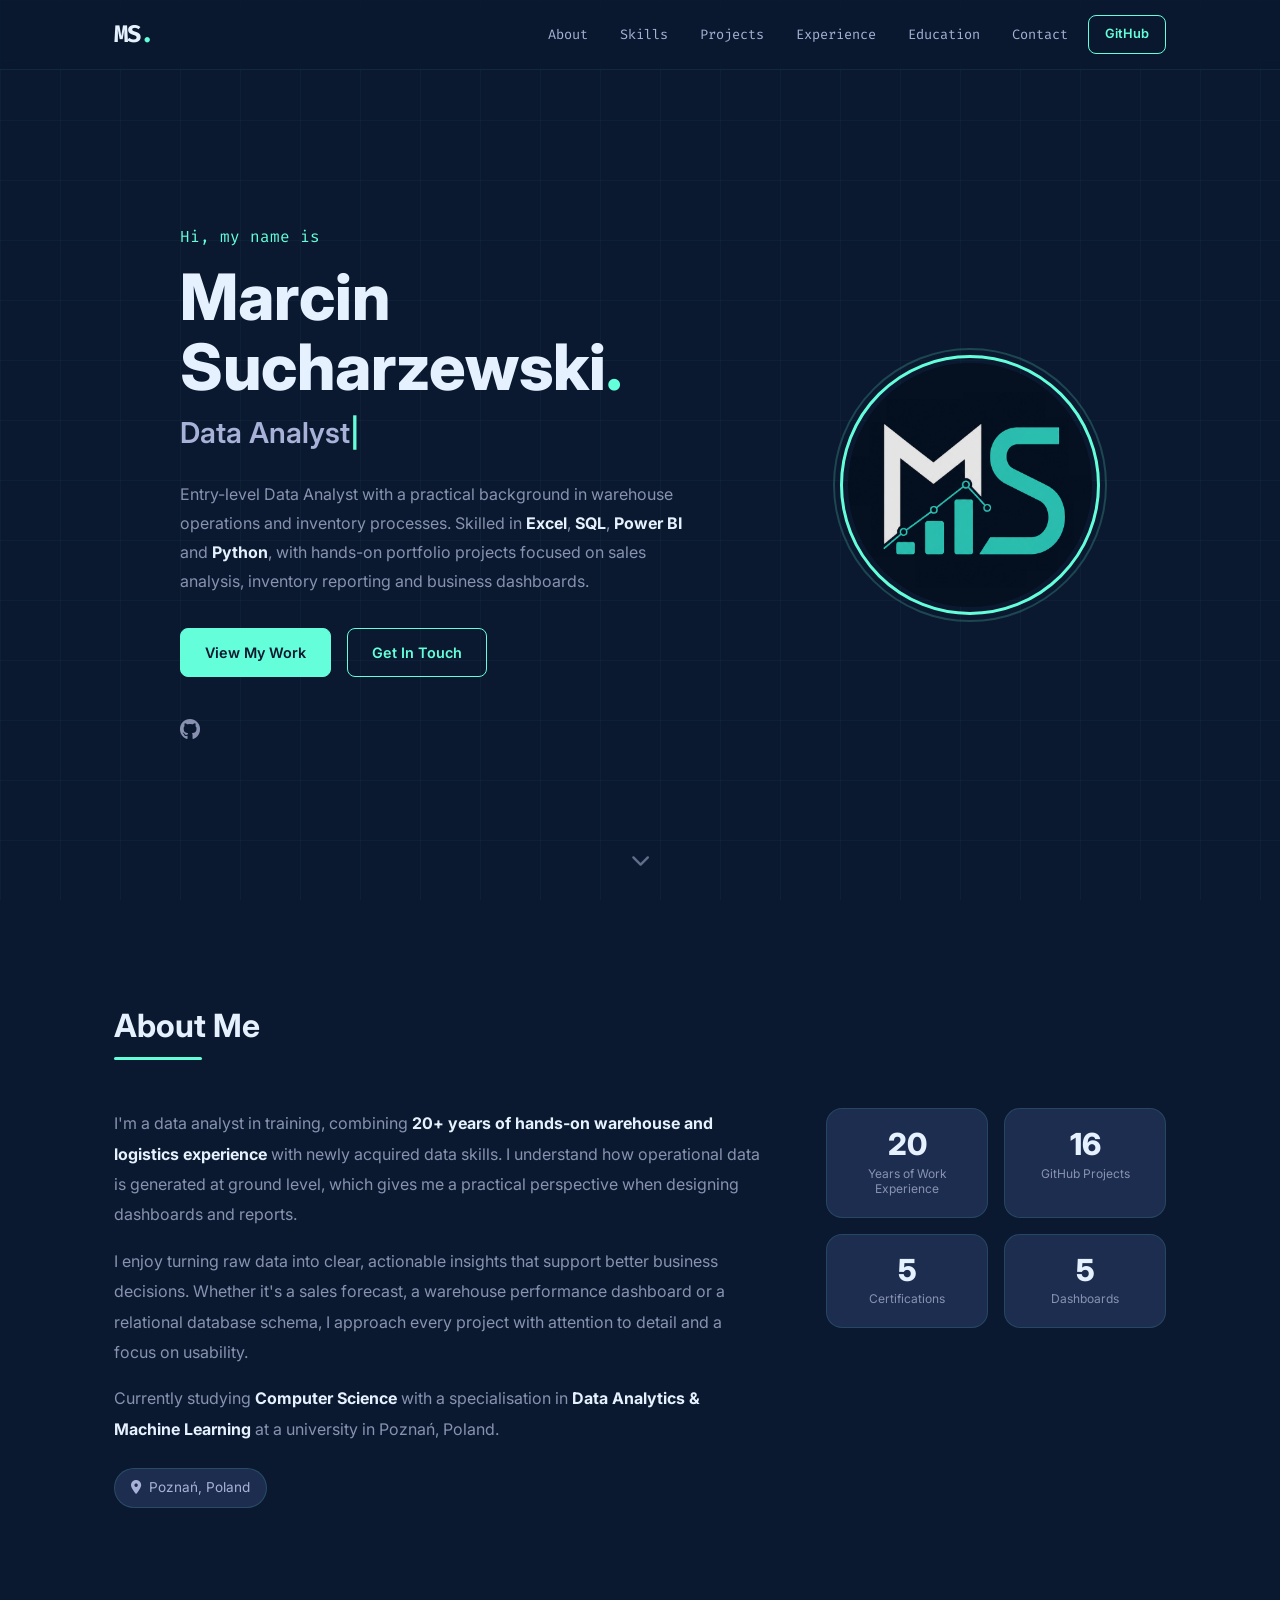
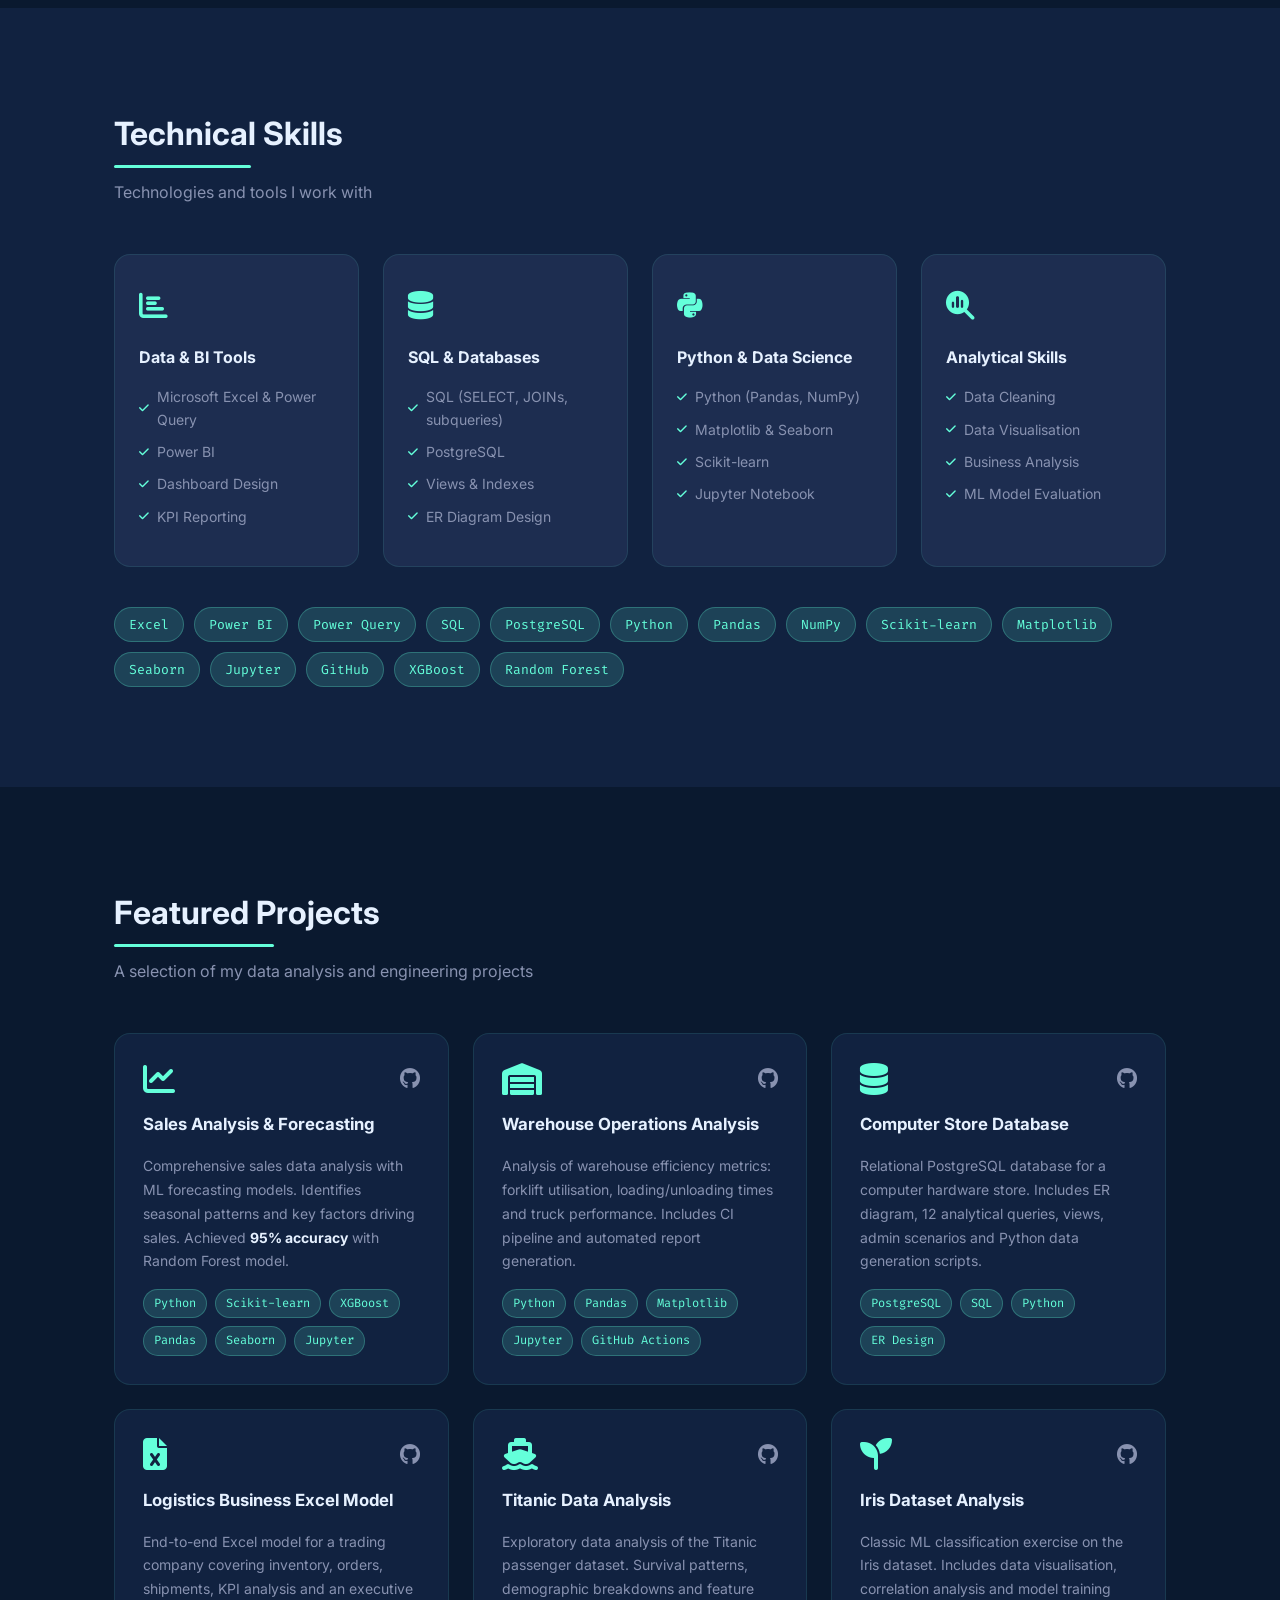
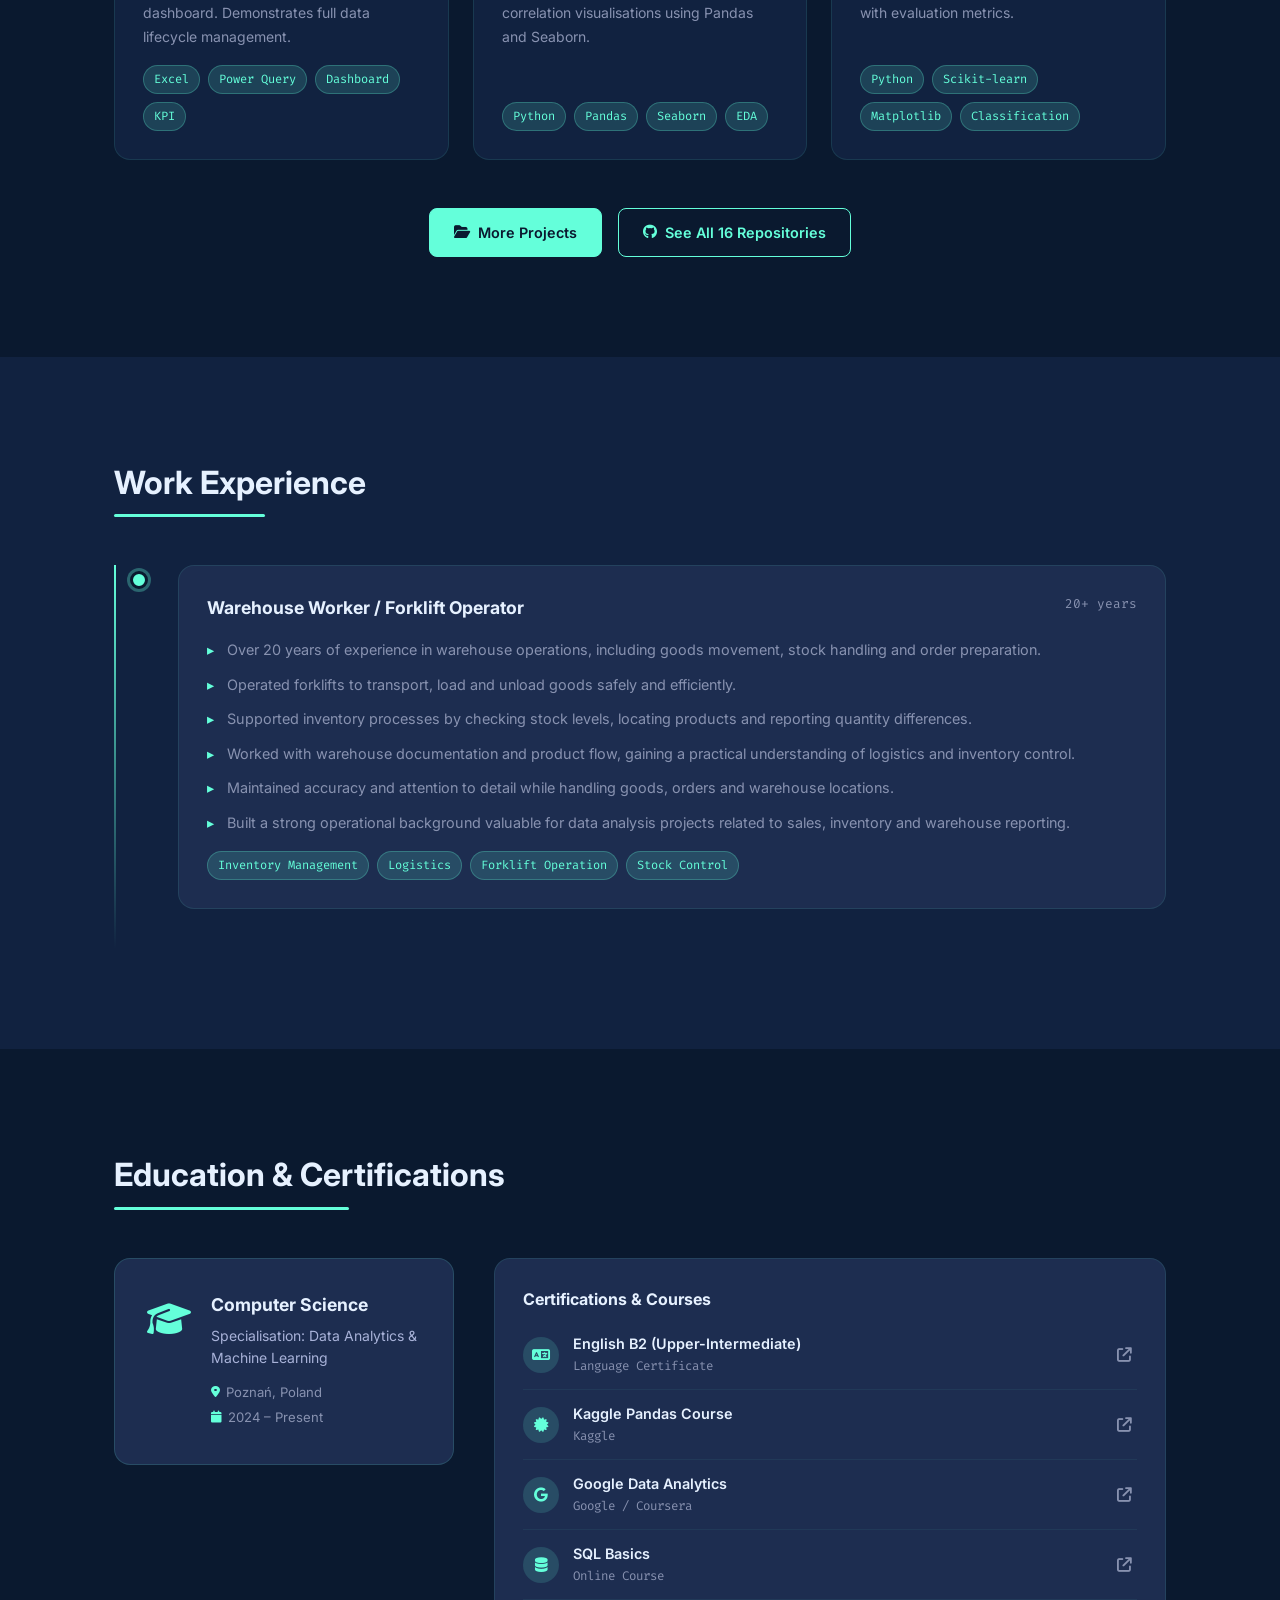
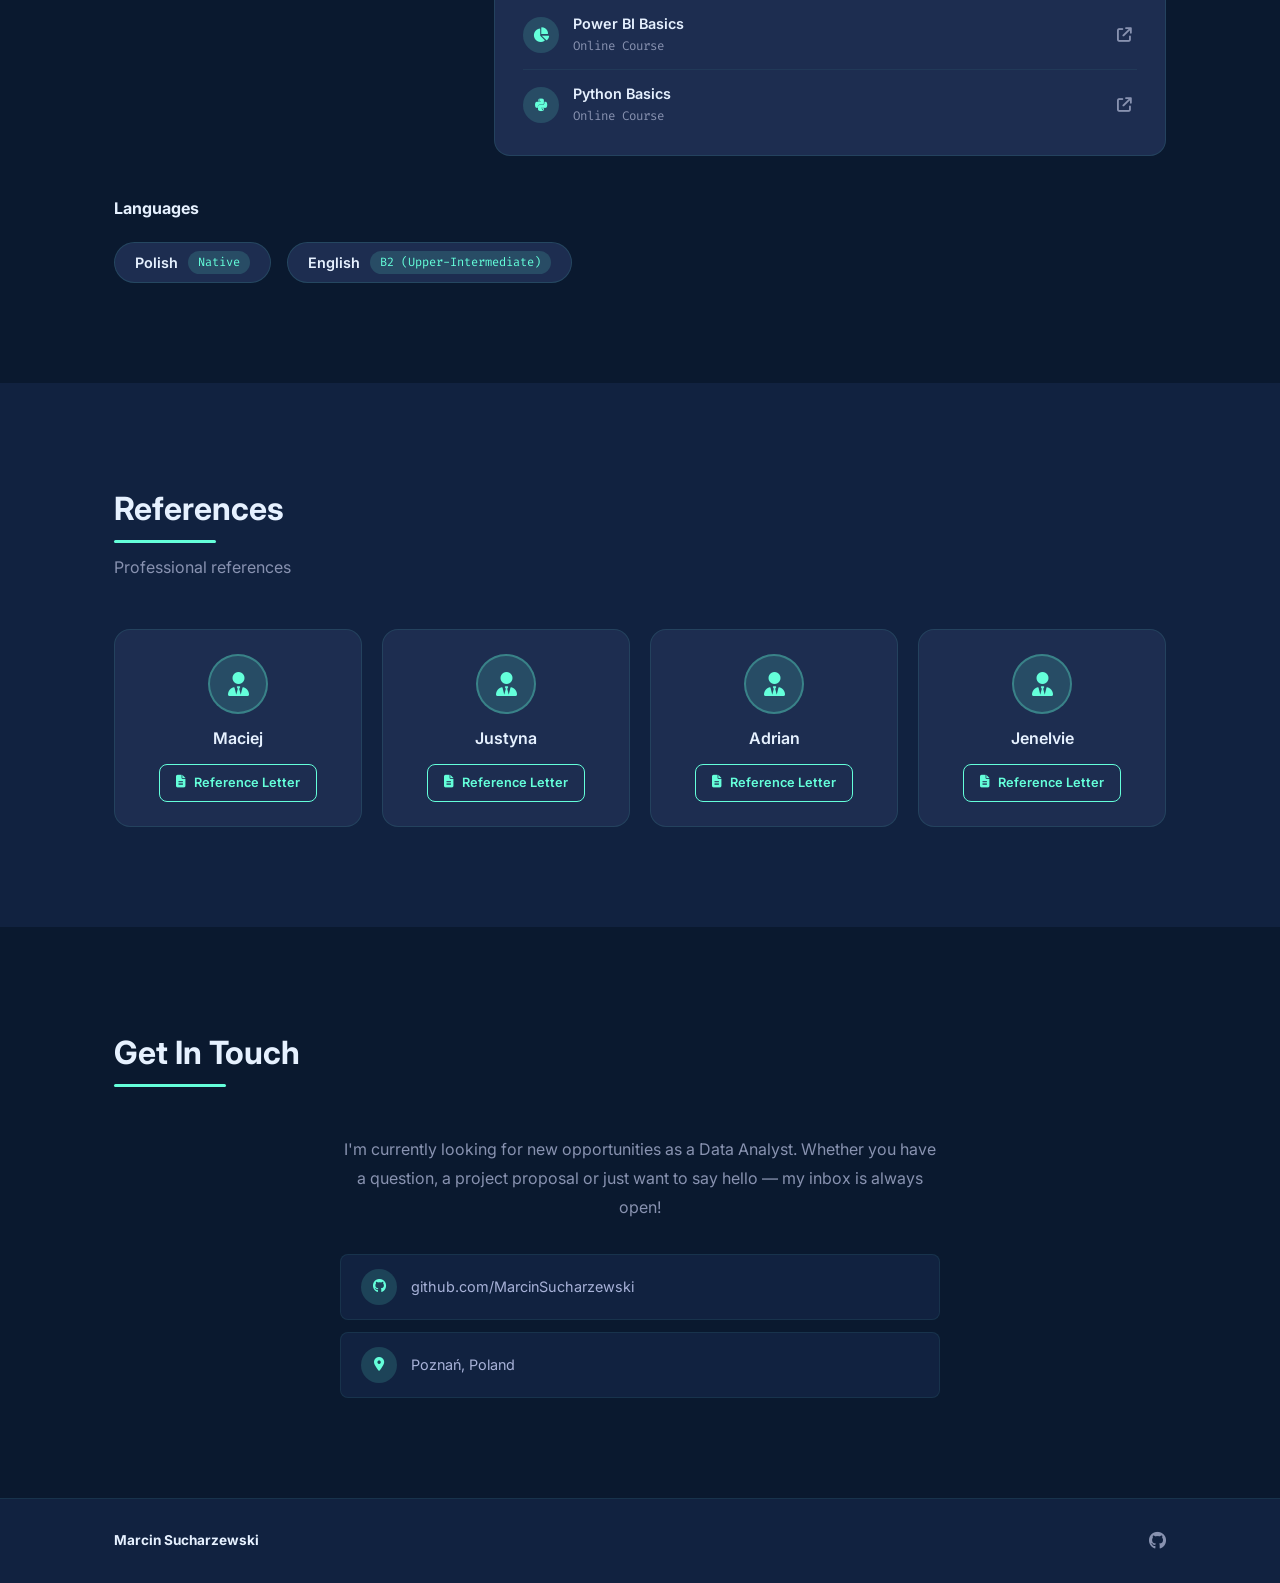
<file: index.html>
<!DOCTYPE html>
<html lang="en">
<head>
  <meta charset="UTF-8" />
  <meta name="viewport" content="width=device-width, initial-scale=1.0" />
  <meta name="description" content="Marcin Sucharzewski – Entry-level Data Analyst. Portfolio showcasing SQL, Power BI, Excel and Python data projects." />
  <title>Marcin Sucharzewski | Data Analyst</title>

  <!-- Google Fonts -->
  <link rel="preconnect" href="https://fonts.googleapis.com" />
  <link rel="preconnect" href="https://fonts.gstatic.com" crossorigin />
  <link href="https://fonts.googleapis.com/css2?family=Inter:wght@300;400;500;600;700;800&family=Fira+Code:wght@400;500&display=swap" rel="stylesheet" />

  <!-- Font Awesome -->
  <link rel="stylesheet" href="https://cdnjs.cloudflare.com/ajax/libs/font-awesome/6.5.1/css/all.min.css" integrity="sha512-DTOQO9RWCH3ppGqcWaEA1BIZOC6xxalwEsw9c2QQeAIftl+Vegovlnee1c9QX4TctnWMn13TZye+giMm8e2LwA==" crossorigin="anonymous" referrerpolicy="no-referrer" />

  <link rel="stylesheet" href="css/style.css" />
</head>
<body>

  <!-- ===================== NAVIGATION ===================== -->
  <header class="navbar" id="navbar">
    <div class="nav-container">
      <a href="#hero" class="nav-logo">MS<span class="accent">.</span></a>
      <nav class="nav-links" id="nav-links">
        <a href="#about" class="nav-link">About</a>
        <a href="#skills" class="nav-link">Skills</a>
        <a href="#projects" class="nav-link">Projects</a>
        <a href="#experience" class="nav-link">Experience</a>
        <a href="#education" class="nav-link">Education</a>
        <a href="#contact" class="nav-link">Contact</a>
        <a href="https://github.com/MarcinSucharzewski" target="_blank" rel="noopener noreferrer" class="btn btn-outline btn-sm">GitHub</a>
      </nav>
      <button class="nav-toggle" id="nav-toggle" aria-label="Toggle navigation" aria-expanded="false">
        <span class="hamburger"></span>
      </button>
    </div>
  </header>

  <main>

    <!-- ===================== HERO ===================== -->
    <section id="hero" class="hero-section">
      <div class="hero-container">
        <div class="hero-content">
          <p class="hero-greeting fade-in-up" style="--delay: 0.1s">Hi, my name is</p>
          <h1 class="hero-name fade-in-up" style="--delay: 0.2s">Marcin Sucharzewski<span class="accent">.</span></h1>
          <h2 class="hero-title fade-in-up" style="--delay: 0.3s">
            <span id="typed-text"></span><span class="cursor">|</span>
          </h2>
          <p class="hero-description fade-in-up" style="--delay: 0.4s">
            Entry-level Data Analyst with a practical background in warehouse operations and inventory processes.
            Skilled in <strong>Excel</strong>, <strong>SQL</strong>, <strong>Power BI</strong> and <strong>Python</strong>,
            with hands-on portfolio projects focused on sales analysis, inventory reporting and business dashboards.
          </p>
          <div class="hero-actions fade-in-up" style="--delay: 0.5s">
            <a href="#projects" class="btn btn-primary">View My Work</a>
            <a href="#contact" class="btn btn-outline">Get In Touch</a>
          </div>
          <div class="hero-socials fade-in-up" style="--delay: 0.6s">
            <a href="https://github.com/MarcinSucharzewski" target="_blank" rel="noopener noreferrer" aria-label="GitHub Profile">
              <i class="fa-brands fa-github"></i>
            </a>
            <!-- <a href="mailto:mail@gmail.com" aria-label="Send email">
              <i class="fa-solid fa-envelope"></i>
            </a> -->
            <!-- <a href="tel:+48000000000" aria-label="Phone">
              <i class="fa-solid fa-phone"></i>
            </a> -->
          </div>
        </div>
        <div class="hero-visual fade-in-up" style="--delay: 0.3s">
          <div class="avatar-wrapper">
            <!-- <img
              src="https://avatars.githubusercontent.com/u/187550437?v=4"
              alt="Marcin Sucharzewski"
              class="avatar"
              loading="lazy"
            /> -->
            <img
              src="logo-MS-duze-cut.png"
              alt="Marcin Sucharzewski"
              class="avatar"
              loading="lazy"
            />
          </div>
        </div>
      </div>
      <a href="#about" class="scroll-down" aria-label="Scroll down">
        <i class="fa-solid fa-chevron-down"></i>
      </a>
    </section>

    <!-- ===================== ABOUT ===================== -->
    <section id="about" class="section reveal">
      <div class="container">
        <h2 class="section-title">About Me</h2>
        <div class="about-grid">
          <div class="about-text">
            <p>
              I'm a data analyst in training, combining <strong>20+ years of hands-on warehouse and logistics experience</strong>
              with newly acquired data skills. I understand how operational data is generated at ground level,
              which gives me a practical perspective when designing dashboards and reports.
            </p>
            <p>
              I enjoy turning raw data into clear, actionable insights that support better business decisions.
              Whether it's a sales forecast, a warehouse performance dashboard or a relational database schema,
              I approach every project with attention to detail and a focus on usability.
            </p>
            <p>
              Currently studying <strong>Computer Science</strong> with a specialisation in
              <strong>Data Analytics &amp; Machine Learning</strong> at a university in Poznań, Poland.
            </p>
            <div class="about-contacts">
              <!-- <a href="mailto:mail@gmail.com" class="contact-chip">
                <i class="fa-solid fa-envelope"></i> mail@gmail.com
              </a> -->
              <!-- <a href="tel:+48000000000" class="contact-chip">
                <i class="fa-solid fa-phone"></i> +48 732 454 134
              </a> -->
              <span class="contact-chip">
                <i class="fa-solid fa-location-dot"></i> Poznań, Poland
              </span>
            </div>
          </div>
          <div class="about-stats">
            <div class="stat-card">
              <span class="stat-number">20<span class="accent">+</span></span>
              <span class="stat-label">Years of Work Experience</span>
            </div>
            <div class="stat-card">
              <span class="stat-number">16<span class="accent">+</span></span>
              <span class="stat-label">GitHub Projects</span>
            </div>
            <div class="stat-card">
              <span class="stat-number">5<span class="accent">+</span></span>
              <span class="stat-label">Certifications</span>
            </div>
            <div class="stat-card">
              <span class="stat-number">5<span class="accent">+</span></span>
              <span class="stat-label">Dashboards</span>
            </div>
            <!-- <div class="stat-card">
              <span class="stat-number">95<span class="accent">%</span></span>
              <span class="stat-label">ML Model Accuracy (RF)</span>
            </div> -->
          </div>
        </div>
      </div>
    </section>

    <!-- ===================== SKILLS ===================== -->
    <section id="skills" class="section section-alt reveal">
      <div class="container">
        <h2 class="section-title">Technical Skills</h2>
        <p class="section-subtitle">Technologies and tools I work with</p>
        <div class="skills-grid">

          <div class="skill-category">
            <div class="skill-category-icon"><i class="fa-solid fa-chart-bar"></i></div>
            <h3>Data &amp; BI Tools</h3>
            <ul class="skill-list">
              <li><i class="fa-solid fa-check"></i> Microsoft Excel &amp; Power Query</li>
              <li><i class="fa-solid fa-check"></i> Power BI</li>
              <li><i class="fa-solid fa-check"></i> Dashboard Design</li>
              <li><i class="fa-solid fa-check"></i> KPI Reporting</li>
            </ul>
          </div>

          <div class="skill-category">
            <div class="skill-category-icon"><i class="fa-solid fa-database"></i></div>
            <h3>SQL &amp; Databases</h3>
            <ul class="skill-list">
              <li><i class="fa-solid fa-check"></i> SQL (SELECT, JOINs, subqueries)</li>
              <li><i class="fa-solid fa-check"></i> PostgreSQL</li>
              <li><i class="fa-solid fa-check"></i> Views &amp; Indexes</li>
              <li><i class="fa-solid fa-check"></i> ER Diagram Design</li>
            </ul>
          </div>

          <div class="skill-category">
            <div class="skill-category-icon"><i class="fa-brands fa-python"></i></div>
            <h3>Python &amp; Data Science</h3>
            <ul class="skill-list">
              <li><i class="fa-solid fa-check"></i> Python (Pandas, NumPy)</li>
              <li><i class="fa-solid fa-check"></i> Matplotlib &amp; Seaborn</li>
              <li><i class="fa-solid fa-check"></i> Scikit-learn</li>
              <li><i class="fa-solid fa-check"></i> Jupyter Notebook</li>
            </ul>
          </div>

          <div class="skill-category">
            <div class="skill-category-icon"><i class="fa-solid fa-magnifying-glass-chart"></i></div>
            <h3>Analytical Skills</h3>
            <ul class="skill-list">
              <li><i class="fa-solid fa-check"></i> Data Cleaning</li>
              <li><i class="fa-solid fa-check"></i> Data Visualisation</li>
              <li><i class="fa-solid fa-check"></i> Business Analysis</li>
              <li><i class="fa-solid fa-check"></i> ML Model Evaluation</li>
            </ul>
          </div>

        </div>

        <!-- Skill tags -->
        <div class="skill-tags">
          <span class="tag">Excel</span>
          <span class="tag">Power BI</span>
          <span class="tag">Power Query</span>
          <span class="tag">SQL</span>
          <span class="tag">PostgreSQL</span>
          <span class="tag">Python</span>
          <span class="tag">Pandas</span>
          <span class="tag">NumPy</span>
          <span class="tag">Scikit-learn</span>
          <span class="tag">Matplotlib</span>
          <span class="tag">Seaborn</span>
          <span class="tag">Jupyter</span>
          <span class="tag">GitHub</span>
          <span class="tag">XGBoost</span>
          <span class="tag">Random Forest</span>
        </div>
      </div>
    </section>

    <!-- ===================== PROJECTS ===================== -->
    <section id="projects" class="section reveal">
      <div class="container">
        <h2 class="section-title">Featured Projects</h2>
        <p class="section-subtitle">A selection of my data analysis and engineering projects</p>

        <div class="projects-grid">

          <!-- Project 1: analiza-sprzedazy -->
          <article class="project-card">
            <div class="project-card-header">
              <i class="fa-solid fa-chart-line project-icon"></i>
              <a href="https://github.com/MarcinSucharzewski/analiza-sprzedazy" target="_blank" rel="noopener noreferrer" aria-label="View on GitHub">
                <i class="fa-brands fa-github"></i>
              </a>
            </div>
            <h3 class="project-title">
              <a href="https://github.com/MarcinSucharzewski/analiza-sprzedazy" target="_blank" rel="noopener noreferrer">
                Sales Analysis &amp; Forecasting
              </a>
            </h3>
            <p class="project-description">
              Comprehensive sales data analysis with ML forecasting models. Identifies seasonal patterns and key factors
              driving sales. Achieved <strong>95% accuracy</strong> with Random Forest model.
            </p>
            <div class="project-tags">
              <span class="tag tag-sm">Python</span>
              <span class="tag tag-sm">Scikit-learn</span>
              <span class="tag tag-sm">XGBoost</span>
              <span class="tag tag-sm">Pandas</span>
              <span class="tag tag-sm">Seaborn</span>
              <span class="tag tag-sm">Jupyter</span>
            </div>
          </article>

          <!-- Project 2: Analiza-wydajnosci-magazynu -->
          <article class="project-card">
            <div class="project-card-header">
              <i class="fa-solid fa-warehouse project-icon"></i>
              <a href="https://github.com/MarcinSucharzewski/Analiza-wydajnosci-magazynu" target="_blank" rel="noopener noreferrer" aria-label="View on GitHub">
                <i class="fa-brands fa-github"></i>
              </a>
            </div>
            <h3 class="project-title">
              <a href="https://github.com/MarcinSucharzewski/Analiza-wydajnosci-magazynu" target="_blank" rel="noopener noreferrer">
                Warehouse Operations Analysis
              </a>
            </h3>
            <p class="project-description">
              Analysis of warehouse efficiency metrics: forklift utilisation, loading/unloading times and truck performance.
              Includes CI pipeline and automated report generation.
            </p>
            <div class="project-tags">
              <span class="tag tag-sm">Python</span>
              <span class="tag tag-sm">Pandas</span>
              <span class="tag tag-sm">Matplotlib</span>
              <span class="tag tag-sm">Jupyter</span>
              <span class="tag tag-sm">GitHub Actions</span>
            </div>
          </article>

          <!-- Project 3: SklepKomputerowyDB -->
          <article class="project-card">
            <div class="project-card-header">
              <i class="fa-solid fa-database project-icon"></i>
              <a href="https://github.com/MarcinSucharzewski/SklepKomputerowyDB" target="_blank" rel="noopener noreferrer" aria-label="View on GitHub">
                <i class="fa-brands fa-github"></i>
              </a>
            </div>
            <h3 class="project-title">
              <a href="https://github.com/MarcinSucharzewski/SklepKomputerowyDB" target="_blank" rel="noopener noreferrer">
                Computer Store Database
              </a>
            </h3>
            <p class="project-description">
              Relational PostgreSQL database for a computer hardware store. Includes ER diagram, 12 analytical queries,
              views, admin scenarios and Python data generation scripts.
            </p>
            <div class="project-tags">
              <span class="tag tag-sm">PostgreSQL</span>
              <span class="tag tag-sm">SQL</span>
              <span class="tag tag-sm">Python</span>
              <span class="tag tag-sm">ER Design</span>
            </div>
          </article>

          <!-- Project 4: Excel-Analiza -->
          <article class="project-card">
            <div class="project-card-header">
              <i class="fa-solid fa-file-excel project-icon"></i>
              <a href="https://github.com/MarcinSucharzewski/Excel-Analiza" target="_blank" rel="noopener noreferrer" aria-label="View on GitHub">
                <i class="fa-brands fa-github"></i>
              </a>
            </div>
            <h3 class="project-title">
              <a href="https://github.com/MarcinSucharzewski/Excel-Analiza" target="_blank" rel="noopener noreferrer">
                Logistics Business Excel Model
              </a>
            </h3>
            <p class="project-description">
              End-to-end Excel model for a trading company covering inventory, orders, shipments, KPI analysis and
              an executive dashboard. Demonstrates full data lifecycle management.
            </p>
            <div class="project-tags">
              <span class="tag tag-sm">Excel</span>
              <span class="tag tag-sm">Power Query</span>
              <span class="tag tag-sm">Dashboard</span>
              <span class="tag tag-sm">KPI</span>
            </div>
          </article>

          <!-- Project 5: analiza-danych-titanica -->
          <article class="project-card">
            <div class="project-card-header">
              <i class="fa-solid fa-ship project-icon"></i>
              <a href="https://github.com/MarcinSucharzewski/analiza-danych-titanica" target="_blank" rel="noopener noreferrer" aria-label="View on GitHub">
                <i class="fa-brands fa-github"></i>
              </a>
            </div>
            <h3 class="project-title">
              <a href="https://github.com/MarcinSucharzewski/analiza-danych-titanica" target="_blank" rel="noopener noreferrer">
                Titanic Data Analysis
              </a>
            </h3>
            <p class="project-description">
              Exploratory data analysis of the Titanic passenger dataset. Survival patterns, demographic breakdowns
              and feature correlation visualisations using Pandas and Seaborn.
            </p>
            <div class="project-tags">
              <span class="tag tag-sm">Python</span>
              <span class="tag tag-sm">Pandas</span>
              <span class="tag tag-sm">Seaborn</span>
              <span class="tag tag-sm">EDA</span>
            </div>
          </article>

          <!-- Project 6: analiza-danych-iris -->
          <article class="project-card">
            <div class="project-card-header">
              <i class="fa-solid fa-seedling project-icon"></i>
              <a href="https://github.com/MarcinSucharzewski/analiza-danych-iris" target="_blank" rel="noopener noreferrer" aria-label="View on GitHub">
                <i class="fa-brands fa-github"></i>
              </a>
            </div>
            <h3 class="project-title">
              <a href="https://github.com/MarcinSucharzewski/analiza-danych-iris" target="_blank" rel="noopener noreferrer">
                Iris Dataset Analysis
              </a>
            </h3>
            <p class="project-description">
              Classic ML classification exercise on the Iris dataset. Includes data visualisation, correlation analysis
              and model training with evaluation metrics.
            </p>
            <div class="project-tags">
              <span class="tag tag-sm">Python</span>
              <span class="tag tag-sm">Scikit-learn</span>
              <span class="tag tag-sm">Matplotlib</span>
              <span class="tag tag-sm">Classification</span>
            </div>
          </article>

        </div>

        <div class="section-action" style="display:flex;justify-content:center;gap:16px;flex-wrap:wrap;">
          <a href="other-projects.html" class="btn btn-primary">
            <i class="fa-solid fa-folder-open"></i> More Projects
          </a>
          <a href="https://github.com/MarcinSucharzewski?tab=repositories" target="_blank" rel="noopener noreferrer" class="btn btn-outline">
            <i class="fa-brands fa-github"></i> See All 16 Repositories
          </a>
        </div>
      </div>
    </section>

    <!-- ===================== EXPERIENCE ===================== -->
    <section id="experience" class="section section-alt reveal">
      <div class="container">
        <h2 class="section-title">Work Experience</h2>

        <div class="timeline">
          <div class="timeline-item">
            <div class="timeline-dot"></div>
            <div class="timeline-content">
              <div class="timeline-header">
                <h3>Warehouse Worker / Forklift Operator</h3>
                <!-- <span class="timeline-company">OSJE &amp; Various Employers</span> -->
                <span class="timeline-period">20+ years</span>
              </div>
              <ul class="timeline-list">
                <li>Over 20 years of experience in warehouse operations, including goods movement, stock handling and order preparation.</li>
                <li>Operated forklifts to transport, load and unload goods safely and efficiently.</li>
                <li>Supported inventory processes by checking stock levels, locating products and reporting quantity differences.</li>
                <li>Worked with warehouse documentation and product flow, gaining a practical understanding of logistics and inventory control.</li>
                <li>Maintained accuracy and attention to detail while handling goods, orders and warehouse locations.</li>
                <li>Built a strong operational background valuable for data analysis projects related to sales, inventory and warehouse reporting.</li>
              </ul>
              <div class="timeline-skills">
                <span class="tag tag-sm">Inventory Management</span>
                <span class="tag tag-sm">Logistics</span>
                <span class="tag tag-sm">Forklift Operation</span>
                <span class="tag tag-sm">Stock Control</span>
              </div>
            </div>
          </div>
        </div>
      </div>
    </section>

    <!-- ===================== EDUCATION ===================== -->
    <section id="education" class="section reveal">
      <div class="container">
        <h2 class="section-title">Education &amp; Certifications</h2>

        <div class="edu-grid">
          <!-- Education card -->
          <div class="edu-card edu-card-main">
            <div class="edu-icon"><i class="fa-solid fa-graduation-cap"></i></div>
            <div class="edu-body">
              <h3>Computer Science</h3>
              <p class="edu-spec">Specialisation: Data Analytics &amp; Machine Learning</p>
              <p class="edu-meta"><i class="fa-solid fa-location-dot"></i> Poznań, Poland</p>
              <p class="edu-meta"><i class="fa-solid fa-calendar"></i> 2024 – Present</p>
            </div>
          </div>

          <!-- Courses -->
          <div class="courses-grid">
        
            <h3 class="courses-heading">Certifications &amp; Courses</h3>

             <div class="course-item">
              <div class="course-icon"><i class="fa-solid fa-language"></i></div>
              <div class="course-body">
                <span class="course-name">English B2 (Upper-Intermediate)</span>
                <span class="course-provider">Language Certificate</span>
              </div>
              <a href="certificates/english-b2-upper-intermediate.pdf" target="_blank" rel="noopener noreferrer" class="course-link" aria-label="View English B2 certificate PDF">
                <i class="fa-solid fa-arrow-up-right-from-square"></i>
              </a>
            </div>


            <div class="course-item">
              <div class="course-icon"><i class="fa-solid fa-certificate"></i></div>
              <div class="course-body">
                <span class="course-name">Kaggle Pandas Course</span>
                <span class="course-provider">Kaggle</span>
              </div>
              <a href="https://drive.google.com/file/d/1NDVWUaDhp4pcWbM8W7IXI-maoh1oBcpM/view" target="_blank" rel="noopener noreferrer" class="course-link" aria-label="View Kaggle Pandas certificate">
                <i class="fa-solid fa-arrow-up-right-from-square"></i>
              </a>
            </div>

            <div class="course-item">
              <div class="course-icon"><i class="fa-brands fa-google"></i></div>
              <div class="course-body">
                <span class="course-name">Google Data Analytics</span>
                <span class="course-provider">Google / Coursera</span>
              </div>
              <a href="https://drive.google.com/file/d/1PtEDywlGeYbLfVN_AT7sFAB4VKi_mY67/view" target="_blank" rel="noopener noreferrer" class="course-link" aria-label="View Google Data Analytics certificate">
                <i class="fa-solid fa-arrow-up-right-from-square"></i>
              </a>
            </div>

            <div class="course-item">
              <div class="course-icon"><i class="fa-solid fa-database"></i></div>
              <div class="course-body">
                <span class="course-name">SQL Basics</span>
                <span class="course-provider">Online Course</span>
              </div>
              <a href="https://drive.google.com/file/d/1rn6T4l5Qq1I6fK3T3i9o7nfxDGb0fMzy/view?usp=drive_link" target="_blank" rel="noopener noreferrer" class="course-link" aria-label="View SQL Basics certificate">
                <i class="fa-solid fa-arrow-up-right-from-square"></i>
              </a>
            </div>

            <div class="course-item">
              <div class="course-icon"><i class="fa-solid fa-chart-pie"></i></div>
              <div class="course-body">
                <span class="course-name">Power BI Basics</span>
                <span class="course-provider">Online Course</span>
              </div>
              <a href="https://drive.google.com/file/d/15MIvaK7VuxYrpiaUike-Y5huAdvNGsFm/view" target="_blank" rel="noopener noreferrer" class="course-link" aria-label="View Power BI Basics certificate">
                <i class="fa-solid fa-arrow-up-right-from-square"></i>
              </a>
            </div>

            <div class="course-item">
              <div class="course-icon"><i class="fa-brands fa-python"></i></div>
              <div class="course-body">
                <span class="course-name">Python Basics</span>
                <span class="course-provider">Online Course</span>
              </div>
              <a href="https://drive.google.com/file/d/1_qSAbih7BvQpZJ1ni2x1fd_lRtOfKSOZ/view" target="_blank" rel="noopener noreferrer" class="course-link" aria-label="View Python for Beginners certificate">
                <i class="fa-solid fa-arrow-up-right-from-square"></i>
              </a>
            </div>

           
          </div>
        </div>

        <!-- Languages -->
        <div class="languages-row">
          <h3 class="courses-heading">Languages</h3>
          <div class="lang-chips">
            <div class="lang-chip">
              <span class="lang-name">Polish</span>
              <span class="lang-level native">Native</span>
            </div>
            <div class="lang-chip">
              <span class="lang-name">English</span>
              <span class="lang-level native">B2 (Upper-Intermediate)</span>
            </div>
            
          </div>
        </div>

      </div>
    </section>

    <!-- ===================== REFERENCES ===================== -->
    <section id="references" class="section section-alt reveal">
      <div class="container">
        <h2 class="section-title">References</h2>
        <p class="section-subtitle">Professional references</p>
        <div class="references-grid">

          <div class="reference-card">
            <div class="ref-avatar"><i class="fa-solid fa-user-tie"></i></div>
            <div class="ref-body">
              <h4>Maciej</h4>
              <!-- <span class="ref-company">OSJE</span> -->
            </div>
            <a href="https://drive.google.com/file/d/1B0sezcO7iqjB5hRZWPmx931XZDrBomzU/view?usp=drive_link"
               target="_blank" rel="noopener noreferrer" class="btn btn-sm btn-outline">
              <i class="fa-solid fa-file-lines"></i> Reference Letter
            </a>
          </div>

          <div class="reference-card">
            <div class="ref-avatar"><i class="fa-solid fa-user-tie"></i></div>
            <div class="ref-body">
              <h4>Justyna</h4>
              <!-- <span class="ref-company">OSJE Data</span> -->
            </div>
            <a href="https://drive.google.com/file/d/1ulmBjpNFnwR7xFK1YxAezmtSa4ezJVz2/view?usp=drive_link"
               target="_blank" rel="noopener noreferrer" class="btn btn-sm btn-outline">
              <i class="fa-solid fa-file-lines"></i> Reference Letter
            </a>
          </div>

          <div class="reference-card">
            <div class="ref-avatar"><i class="fa-solid fa-user-tie"></i></div>
            <div class="ref-body">
              <h4>Adrian</h4>
              <!-- <span class="ref-company">OSJE</span> -->
            </div>
            <a href="https://drive.google.com/file/d/1gPUbTXOiPZaCaClbnVq1OjaDwOxDbWd8/view?usp=drive_link"
               target="_blank" rel="noopener noreferrer" class="btn btn-sm btn-outline">
              <i class="fa-solid fa-file-lines"></i> Reference Letter
            </a>
          </div>

          <div class="reference-card">
            <div class="ref-avatar"><i class="fa-solid fa-user-tie"></i></div>
            <div class="ref-body">
              <h4>Jenelvie</h4>
              <!-- <span class="ref-company">OSJE</span> -->
            </div>
            <a href="https://drive.google.com/file/d/1PtCm4qkw6sLwkKQc29Wz3lPHmVOumurL/view?usp=drive_link"
               target="_blank" rel="noopener noreferrer" class="btn btn-sm btn-outline">
              <i class="fa-solid fa-file-lines"></i> Reference Letter
            </a>
          </div>

        </div>
      </div>
    </section>

    <!-- ===================== CONTACT ===================== -->
    <section id="contact" class="section reveal">
      <div class="container">
        <h2 class="section-title">Get In Touch</h2>
        <div class="contact-wrapper">
          <div class="contact-info">
            <p class="contact-lead">
              I'm currently looking for new opportunities as a Data Analyst.
              Whether you have a question, a project proposal or just want to say hello —
              my inbox is always open!
            </p>
            <div class="contact-links">
              <!-- <a href="mailto:mail@gmail.com" class="contact-row">
                <span class="contact-row-icon"><i class="fa-solid fa-envelope"></i></span>
                <span>mail@gmail.com</span>
              </a>
              <a href="tel:+48000000000" class="contact-row">
                <span class="contact-row-icon"><i class="fa-solid fa-phone"></i></span>
                <span>+48 732 454 134</span>
              </a> -->
              <a href="https://github.com/MarcinSucharzewski" target="_blank" rel="noopener noreferrer" class="contact-row">
                <span class="contact-row-icon"><i class="fa-brands fa-github"></i></span>
                <span>github.com/MarcinSucharzewski</span>
              </a>
              <span class="contact-row">
                <span class="contact-row-icon"><i class="fa-solid fa-location-dot"></i></span>
                <span>Poznań, Poland</span>
              </span>
            </div>
            <!-- <a href="mailto:mail@gmail.com" class="btn btn-primary btn-lg">
              Say Hello <i class="fa-solid fa-paper-plane"></i>
            </a> -->
          </div>
        </div>
      </div>
    </section>

  </main>

  <!-- ===================== FOOTER ===================== -->
  <footer class="footer">
    <div class="container footer-inner">
      <!-- <p>Designed &amp; Built by <strong>Marcin Sucharzewski</strong></p> -->
      <p><strong>Marcin Sucharzewski</strong></p>
      <div class="footer-socials">
        <a href="https://github.com/MarcinSucharzewski" target="_blank" rel="noopener noreferrer" aria-label="GitHub">
          <i class="fa-brands fa-github"></i>
        </a>
        <!-- <a href="mailto:mail@gmail.com" aria-label="Email">
          <i class="fa-solid fa-envelope"></i>
        </a> -->
      </div>
    </div>
  </footer>

  <script src="js/main.js"></script>
</body>
</html>
</file>
<file: css/style.css>
/* ============================================================
   MARCIN SUCHARZEWSKI PORTFOLIO – STYLESHEET
   ============================================================ */

/* ---- CSS Custom Properties ---- */
:root {
  --navy:        #0a192f;
  --navy-light:  #112240;
  --navy-mid:    #1d2d50;
  --slate:       #8892b0;
  --slate-light: #a8b2d8;
  --text:        #ccd6f6;
  --text-white:  #e6f1ff;
  --accent:      #64ffda;
  --accent-dim:  rgba(100, 255, 218, 0.15);
  --accent-dark: #0d7377;

  --font-sans:  'Inter', system-ui, -apple-system, sans-serif;
  --font-mono:  'Fira Code', 'Courier New', monospace;

  --nav-height: 70px;
  --section-pad: 100px;
  --max-w: 1100px;

  --radius:    8px;
  --radius-lg: 16px;
  --shadow:    0 10px 30px -10px rgba(2, 12, 27, 0.7);
  --transition: all 0.25s cubic-bezier(0.645, 0.045, 0.355, 1);
}

/* ---- Reset & Base ---- */
*, *::before, *::after {
  box-sizing: border-box;
  margin: 0;
  padding: 0;
}

html {
  scroll-behavior: smooth;
  font-size: 16px;
}

body {
  background-color: var(--navy);
  color: var(--text);
  font-family: var(--font-sans);
  line-height: 1.6;
  overflow-x: hidden;
}

a {
  color: var(--accent);
  text-decoration: none;
  transition: var(--transition);
}

a:hover {
  color: var(--accent);
  opacity: 0.8;
}

img {
  max-width: 100%;
  display: block;
}

ul {
  list-style: none;
}

strong {
  color: var(--text-white);
}

/* ---- Scrollbar ---- */
::-webkit-scrollbar { width: 6px; }
::-webkit-scrollbar-track { background: var(--navy); }
::-webkit-scrollbar-thumb { background: var(--slate); border-radius: 3px; }

/* ---- Selection ---- */
::selection {
  background-color: var(--accent-dim);
  color: var(--accent);
}

/* ============================================================
   LAYOUT UTILITIES
   ============================================================ */
.container {
  max-width: var(--max-w);
  margin: 0 auto;
  padding: 0 24px;
}

.section {
  padding: var(--section-pad) 0;
}

.section-alt {
  background-color: var(--navy-light);
}

.section-title {
  font-size: clamp(1.5rem, 4vw, 2rem);
  font-weight: 700;
  color: var(--text-white);
  margin-bottom: 8px;
  position: relative;
  display: inline-block;
}

.section-title::after {
  content: '';
  display: block;
  width: 60%;
  height: 3px;
  background: var(--accent);
  border-radius: 2px;
  margin-top: 6px;
}

.section-subtitle {
  color: var(--slate);
  margin-bottom: 48px;
  margin-top: 4px;
}

.section-action {
  text-align: center;
  margin-top: 48px;
}

.accent {
  color: var(--accent);
}

/* ============================================================
   BUTTONS
   ============================================================ */
.btn {
  display: inline-flex;
  align-items: center;
  gap: 8px;
  padding: 12px 24px;
  border-radius: var(--radius);
  font-size: 0.9rem;
  font-weight: 600;
  cursor: pointer;
  transition: var(--transition);
  border: 1.5px solid transparent;
  white-space: nowrap;
}

.btn-primary {
  background-color: var(--accent);
  color: var(--navy);
  border-color: var(--accent);
}

.btn-primary:hover {
  background-color: transparent;
  color: var(--accent);
  opacity: 1;
}

.btn-outline {
  background-color: transparent;
  color: var(--accent);
  border-color: var(--accent);
}

.btn-outline:hover {
  background-color: var(--accent-dim);
  opacity: 1;
}

.btn-sm {
  padding: 8px 16px;
  font-size: 0.8rem;
}

.btn-lg {
  padding: 16px 32px;
  font-size: 1rem;
  margin-top: 32px;
}

/* ============================================================
   NAVIGATION
   ============================================================ */
.navbar {
  position: fixed;
  top: 0;
  left: 0;
  right: 0;
  height: var(--nav-height);
  z-index: 100;
  background-color: rgba(10, 25, 47, 0.85);
  backdrop-filter: blur(12px);
  -webkit-backdrop-filter: blur(12px);
  border-bottom: 1px solid rgba(100, 255, 218, 0.08);
  transition: var(--transition);
}

.navbar.scrolled {
  box-shadow: var(--shadow);
}

.nav-container {
  max-width: var(--max-w);
  margin: 0 auto;
  padding: 0 24px;
  height: 100%;
  display: flex;
  align-items: center;
  justify-content: space-between;
}

.nav-logo {
  font-family: var(--font-mono);
  font-size: 1.5rem;
  font-weight: 700;
  color: var(--text-white);
  letter-spacing: -1px;
  text-decoration: none;
}

.nav-logo:hover {
  color: var(--accent);
  opacity: 1;
}

.nav-links {
  display: flex;
  align-items: center;
  gap: 8px;
}

.nav-link {
  font-size: 0.85rem;
  font-family: var(--font-mono);
  color: var(--slate-light);
  padding: 6px 12px;
  border-radius: var(--radius);
  text-decoration: none;
  transition: var(--transition);
}

.nav-link:hover {
  color: var(--accent);
  opacity: 1;
}

.nav-toggle {
  display: none;
  background: none;
  border: none;
  cursor: pointer;
  padding: 8px;
}

.hamburger,
.hamburger::before,
.hamburger::after {
  display: block;
  width: 24px;
  height: 2px;
  background-color: var(--accent);
  border-radius: 2px;
  transition: var(--transition);
}

.hamburger {
  position: relative;
}

.hamburger::before {
  content: '';
  position: absolute;
  top: -7px;
  left: 0;
}

.hamburger::after {
  content: '';
  position: absolute;
  top: 7px;
  left: 0;
}

/* Mobile nav open */
.nav-toggle[aria-expanded="true"] .hamburger {
  background-color: transparent;
}

.nav-toggle[aria-expanded="true"] .hamburger::before {
  transform: rotate(45deg);
  top: 0;
}

.nav-toggle[aria-expanded="true"] .hamburger::after {
  transform: rotate(-45deg);
  top: 0;
}

/* ============================================================
   HERO SECTION
   ============================================================ */
.hero-section {
  min-height: 100vh;
  display: flex;
  flex-direction: column;
  justify-content: center;
  padding-top: var(--nav-height);
  position: relative;
  overflow: hidden;
}

/* Subtle background grid */
.hero-section::before {
  content: '';
  position: absolute;
  inset: 0;
  background-image:
    linear-gradient(rgba(100, 255, 218, 0.03) 1px, transparent 1px),
    linear-gradient(90deg, rgba(100, 255, 218, 0.03) 1px, transparent 1px);
  background-size: 60px 60px;
  pointer-events: none;
}

.hero-container {
  max-width: var(--max-w);
  margin: 0 auto;
  padding: 60px 24px;
  display: flex;
  align-items: center;
  justify-content: space-between;
  gap: 60px;
  flex: 1;
}

.hero-content {
  max-width: 600px;
}

.hero-greeting {
  font-family: var(--font-mono);
  font-size: 1rem;
  color: var(--accent);
  margin-bottom: 12px;
}

.hero-name {
  font-size: clamp(2.5rem, 6vw, 4rem);
  font-weight: 800;
  color: var(--text-white);
  line-height: 1.1;
  margin-bottom: 8px;
}

.hero-title {
  font-size: clamp(1.2rem, 3vw, 1.8rem);
  font-weight: 600;
  color: var(--slate-light);
  margin-bottom: 24px;
  min-height: 2.2rem;
}

.cursor {
  display: inline-block;
  animation: blink 1s step-end infinite;
  color: var(--accent);
}

@keyframes blink {
  0%, 100% { opacity: 1; }
  50%        { opacity: 0; }
}

.hero-description {
  font-size: 1rem;
  color: var(--slate);
  max-width: 520px;
  margin-bottom: 32px;
  line-height: 1.8;
}

.hero-actions {
  display: flex;
  gap: 16px;
  flex-wrap: wrap;
}

.hero-socials {
  display: flex;
  gap: 20px;
  margin-top: 36px;
}

.hero-socials a {
  font-size: 1.3rem;
  color: var(--slate);
  transition: var(--transition);
  transform: translateY(0);
}

.hero-socials a:hover {
  color: var(--accent);
  transform: translateY(-3px);
  opacity: 1;
}

/* Avatar */
.hero-visual {
  flex-shrink: 0;
}

.avatar-wrapper {
  width: 260px;
  height: 260px;
  border-radius: 50%;
  border: 3px solid var(--accent);
  padding: 5px;
  position: relative;
}

.avatar-wrapper::before {
  content: '';
  position: absolute;
  inset: -10px;
  border-radius: 50%;
  border: 2px solid rgba(100, 255, 218, 0.2);
}

.avatar {
  width: 100%;
  height: 100%;
  border-radius: 50%;
  object-fit: cover;
  filter: grayscale(20%) brightness(0.9);
  transition: var(--transition);
}

.avatar:hover {
  filter: none;
}

/* Scroll down indicator */
.scroll-down {
  position: absolute;
  bottom: 24px;
  left: 50%;
  transform: translateX(-50%);
  color: var(--slate);
  font-size: 1.2rem;
  animation: bounce 2s ease-in-out infinite;
  opacity: 0.7;
}

.scroll-down:hover {
  color: var(--accent);
  opacity: 1;
}

@keyframes bounce {
  0%, 100% { transform: translateX(-50%) translateY(0); }
  50%        { transform: translateX(-50%) translateY(6px); }
}

/* ============================================================
   FADE-IN ANIMATIONS
   ============================================================ */
.fade-in-up {
  opacity: 0;
  transform: translateY(20px);
  animation: fadeInUp 0.6s ease forwards;
  animation-delay: var(--delay, 0s);
}

@keyframes fadeInUp {
  to {
    opacity: 1;
    transform: translateY(0);
  }
}

/* Reveal on scroll */
.reveal {
  opacity: 0;
  transform: translateY(30px);
  transition: opacity 0.7s ease, transform 0.7s ease;
}

.reveal.visible {
  opacity: 1;
  transform: translateY(0);
}

/* ============================================================
   ABOUT SECTION
   ============================================================ */
.about-grid {
  display: grid;
  grid-template-columns: 1fr 340px;
  gap: 60px;
  align-items: start;
  margin-top: 40px;
}

.about-text p {
  color: var(--slate);
  margin-bottom: 16px;
  line-height: 1.9;
}

.about-contacts {
  display: flex;
  flex-wrap: wrap;
  gap: 12px;
  margin-top: 24px;
}

.contact-chip {
  display: inline-flex;
  align-items: center;
  gap: 8px;
  background-color: var(--navy-mid);
  color: var(--slate-light);
  padding: 8px 16px;
  border-radius: 100px;
  font-size: 0.85rem;
  border: 1px solid rgba(100, 255, 218, 0.15);
  transition: var(--transition);
  text-decoration: none;
}

.contact-chip:hover {
  color: var(--accent);
  border-color: var(--accent);
  opacity: 1;
}

.about-stats {
  display: grid;
  grid-template-columns: 1fr 1fr;
  gap: 16px;
}

.stat-card {
  background-color: var(--navy-mid);
  border: 1px solid rgba(100, 255, 218, 0.12);
  border-radius: var(--radius-lg);
  padding: 20px;
  text-align: center;
  display: flex;
  flex-direction: column;
  gap: 6px;
  transition: var(--transition);
}

.stat-card:hover {
  border-color: var(--accent);
  transform: translateY(-3px);
}

.stat-number {
  font-size: 1.9rem;
  font-weight: 800;
  color: var(--text-white);
  line-height: 1;
}

.stat-label {
  font-size: 0.75rem;
  color: var(--slate);
  line-height: 1.3;
}

/* ============================================================
   SKILLS SECTION
   ============================================================ */
.skills-grid {
  display: grid;
  grid-template-columns: repeat(4, 1fr);
  gap: 24px;
  margin-top: 40px;
}

.skill-category {
  background-color: var(--navy-mid);
  border: 1px solid rgba(100, 255, 218, 0.1);
  border-radius: var(--radius-lg);
  padding: 28px 24px;
  transition: var(--transition);
}

.skill-category:hover {
  border-color: var(--accent);
  transform: translateY(-5px);
  box-shadow: var(--shadow);
}

.skill-category-icon {
  font-size: 1.8rem;
  color: var(--accent);
  margin-bottom: 16px;
}

.skill-category h3 {
  font-size: 1rem;
  font-weight: 700;
  color: var(--text-white);
  margin-bottom: 16px;
}

.skill-list li {
  display: flex;
  align-items: center;
  gap: 8px;
  color: var(--slate);
  font-size: 0.875rem;
  margin-bottom: 10px;
}

.skill-list li i {
  color: var(--accent);
  font-size: 0.7rem;
  flex-shrink: 0;
}

/* Skill Tags */
.skill-tags {
  display: flex;
  flex-wrap: wrap;
  gap: 10px;
  margin-top: 40px;
}

.tag {
  background-color: var(--accent-dim);
  color: var(--accent);
  padding: 6px 14px;
  border-radius: 100px;
  font-size: 0.82rem;
  font-family: var(--font-mono);
  border: 1px solid rgba(100, 255, 218, 0.25);
  transition: var(--transition);
}

.tag:hover {
  background-color: var(--accent);
  color: var(--navy);
}

.tag-sm {
  padding: 4px 10px;
  font-size: 0.75rem;
}

/* ============================================================
   PROJECTS SECTION
   ============================================================ */
.projects-grid {
  display: grid;
  grid-template-columns: repeat(3, 1fr);
  gap: 24px;
  margin-top: 40px;
}

.project-card {
  background-color: var(--navy-light);
  border: 1px solid rgba(100, 255, 218, 0.1);
  border-radius: var(--radius-lg);
  padding: 28px;
  display: flex;
  flex-direction: column;
  gap: 16px;
  transition: var(--transition);
  position: relative;
  overflow: hidden;
}

.project-card::before {
  content: '';
  position: absolute;
  top: 0;
  left: 0;
  right: 0;
  height: 3px;
  background: linear-gradient(90deg, var(--accent), transparent);
  opacity: 0;
  transition: var(--transition);
}

.project-card:hover {
  transform: translateY(-6px);
  border-color: var(--accent);
  box-shadow: var(--shadow);
}

.project-card:hover::before {
  opacity: 1;
}

.project-card-header {
  display: flex;
  align-items: center;
  justify-content: space-between;
}

.project-icon {
  font-size: 2rem;
  color: var(--accent);
}

.project-card-header a {
  font-size: 1.3rem;
  color: var(--slate);
  transition: var(--transition);
}

.project-card-header a:hover {
  color: var(--accent);
  transform: translateY(-2px);
  opacity: 1;
}

.project-title {
  font-size: 1.05rem;
  font-weight: 700;
}

.project-title a {
  color: var(--text-white);
  text-decoration: none;
  transition: var(--transition);
}

.project-title a:hover {
  color: var(--accent);
  opacity: 1;
}

.project-description {
  font-size: 0.875rem;
  color: var(--slate);
  line-height: 1.7;
  flex: 1;
}

.project-tags {
  display: flex;
  flex-wrap: wrap;
  gap: 8px;
}

/* ============================================================
   EXPERIENCE / TIMELINE
   ============================================================ */
.timeline {
  position: relative;
  margin-top: 40px;
  padding-left: 24px;
}

.timeline::before {
  content: '';
  position: absolute;
  left: 0;
  top: 0;
  bottom: 0;
  width: 2px;
  background: linear-gradient(to bottom, var(--accent), transparent);
}

.timeline-item {
  position: relative;
  padding-left: 40px;
  padding-bottom: 40px;
}

.timeline-dot {
  position: absolute;
  left: -8px;
  top: 6px;
  width: 18px;
  height: 18px;
  background-color: var(--accent);
  border-radius: 50%;
  border: 3px solid var(--navy);
  box-shadow: 0 0 0 3px rgba(100, 255, 218, 0.3);
}

.timeline-content {
  background-color: var(--navy-mid);
  border: 1px solid rgba(100, 255, 218, 0.1);
  border-radius: var(--radius-lg);
  padding: 28px;
}

.timeline-header {
  display: flex;
  align-items: flex-start;
  flex-wrap: wrap;
  gap: 8px;
  margin-bottom: 16px;
}

.timeline-header h3 {
  font-size: 1.1rem;
  font-weight: 700;
  color: var(--text-white);
  flex: 1;
}

.timeline-company {
  font-size: 0.85rem;
  font-family: var(--font-mono);
  color: var(--accent);
  background: var(--accent-dim);
  padding: 2px 10px;
  border-radius: 100px;
}

.timeline-period {
  font-size: 0.8rem;
  color: var(--slate);
  font-family: var(--font-mono);
}

.timeline-list {
  list-style: none;
  padding: 0;
}

.timeline-list li {
  position: relative;
  padding-left: 20px;
  color: var(--slate);
  font-size: 0.9rem;
  margin-bottom: 10px;
  line-height: 1.7;
}

.timeline-list li::before {
  content: '▸';
  position: absolute;
  left: 0;
  color: var(--accent);
}

.timeline-skills {
  display: flex;
  flex-wrap: wrap;
  gap: 8px;
  margin-top: 16px;
}

/* ============================================================
   EDUCATION SECTION
   ============================================================ */
.edu-grid {
  display: grid;
  grid-template-columns: 340px 1fr;
  gap: 40px;
  margin-top: 40px;
  align-items: start;
}

.edu-card {
  background-color: var(--navy-mid);
  border: 1px solid rgba(100, 255, 218, 0.15);
  border-radius: var(--radius-lg);
  padding: 32px;
  display: flex;
  gap: 20px;
  align-items: flex-start;
  transition: var(--transition);
}

.edu-card:hover {
  border-color: var(--accent);
  transform: translateY(-3px);
}

.edu-icon {
  font-size: 2.2rem;
  color: var(--accent);
  flex-shrink: 0;
}

.edu-body h3 {
  font-size: 1.1rem;
  color: var(--text-white);
  margin-bottom: 6px;
}

.edu-spec {
  color: var(--slate-light);
  font-size: 0.875rem;
  margin-bottom: 12px;
}

.edu-meta {
  display: flex;
  align-items: center;
  gap: 6px;
  color: var(--slate);
  font-size: 0.82rem;
  margin-bottom: 4px;
}

.edu-meta i {
  color: var(--accent);
  font-size: 0.75rem;
}

/* Courses grid */
.courses-heading {
  font-size: 1rem;
  font-weight: 700;
  color: var(--text-white);
  margin-bottom: 20px;
}

.courses-grid {
  background-color: var(--navy-mid);
  border: 1px solid rgba(100, 255, 218, 0.1);
  border-radius: var(--radius-lg);
  padding: 28px;
}

.course-item {
  display: flex;
  align-items: center;
  gap: 14px;
  padding: 12px 0;
  border-bottom: 1px solid rgba(100, 255, 218, 0.06);
  transition: var(--transition);
}

.course-item:last-child {
  border-bottom: none;
  padding-bottom: 0;
}

.course-item:first-of-type {
  padding-top: 0;
}

.course-icon {
  width: 36px;
  height: 36px;
  border-radius: 50%;
  background: var(--accent-dim);
  display: flex;
  align-items: center;
  justify-content: center;
  color: var(--accent);
  font-size: 0.9rem;
  flex-shrink: 0;
}

.course-body {
  flex: 1;
  display: flex;
  flex-direction: column;
  gap: 2px;
}

.course-name {
  font-weight: 600;
  color: var(--text-white);
  font-size: 0.9rem;
}

.course-provider {
  font-size: 0.78rem;
  color: var(--slate);
  font-family: var(--font-mono);
}

.course-link {
  color: var(--slate);
  font-size: 0.9rem;
  padding: 6px;
  border-radius: var(--radius);
  transition: var(--transition);
}

.course-link:hover {
  color: var(--accent);
  background-color: var(--accent-dim);
  opacity: 1;
}

/* Languages */
.languages-row {
  margin-top: 40px;
}

.lang-chips {
  display: flex;
  gap: 16px;
  margin-top: 16px;
  flex-wrap: wrap;
}

.lang-chip {
  display: flex;
  align-items: center;
  gap: 10px;
  background-color: var(--navy-mid);
  border: 1px solid rgba(100, 255, 218, 0.12);
  border-radius: 100px;
  padding: 8px 20px;
}

.lang-name {
  font-weight: 600;
  color: var(--text-white);
  font-size: 0.9rem;
}

.lang-level {
  font-size: 0.75rem;
  padding: 2px 10px;
  border-radius: 100px;
  font-family: var(--font-mono);
}

.lang-level.native {
  background-color: rgba(100, 255, 218, 0.15);
  color: var(--accent);
}

.lang-level.communicative {
  background-color: rgba(168, 178, 216, 0.15);
  color: var(--slate-light);
}

/* ============================================================
   REFERENCES SECTION
   ============================================================ */
.references-grid {
  display: grid;
  grid-template-columns: repeat(4, 1fr);
  gap: 20px;
  margin-top: 40px;
}

.reference-card {
  background-color: var(--navy-mid);
  border: 1px solid rgba(100, 255, 218, 0.1);
  border-radius: var(--radius-lg);
  padding: 24px;
  display: flex;
  flex-direction: column;
  align-items: center;
  gap: 12px;
  text-align: center;
  transition: var(--transition);
}

.reference-card:hover {
  border-color: var(--accent);
  transform: translateY(-4px);
}

.ref-avatar {
  width: 60px;
  height: 60px;
  border-radius: 50%;
  background: var(--accent-dim);
  display: flex;
  align-items: center;
  justify-content: center;
  font-size: 1.5rem;
  color: var(--accent);
  border: 2px solid rgba(100, 255, 218, 0.3);
}

.ref-body h4 {
  font-size: 1rem;
  color: var(--text-white);
  font-weight: 600;
}

.ref-company {
  font-size: 0.8rem;
  color: var(--slate);
  font-family: var(--font-mono);
}

/* ============================================================
   CONTACT SECTION
   ============================================================ */
.contact-wrapper {
  max-width: 600px;
  margin: 40px auto 0;
  text-align: center;
}

.contact-lead {
  color: var(--slate);
  font-size: 1rem;
  line-height: 1.8;
  margin-bottom: 32px;
}

.contact-links {
  display: flex;
  flex-direction: column;
  gap: 12px;
  text-align: left;
}

.contact-row {
  display: flex;
  align-items: center;
  gap: 14px;
  color: var(--slate-light);
  text-decoration: none;
  padding: 14px 20px;
  border-radius: var(--radius);
  background-color: var(--navy-light);
  border: 1px solid rgba(100, 255, 218, 0.08);
  transition: var(--transition);
  font-size: 0.9rem;
}

.contact-row:hover {
  color: var(--accent);
  border-color: var(--accent);
  background-color: var(--accent-dim);
  opacity: 1;
  transform: translateX(4px);
}

.contact-row-icon {
  width: 36px;
  height: 36px;
  border-radius: 50%;
  background: var(--accent-dim);
  display: flex;
  align-items: center;
  justify-content: center;
  color: var(--accent);
  flex-shrink: 0;
  font-size: 0.85rem;
}

/* ============================================================
   FOOTER
   ============================================================ */
.footer {
  background-color: var(--navy-light);
  border-top: 1px solid rgba(100, 255, 218, 0.08);
  padding: 28px 0;
}

.footer-inner {
  display: flex;
  align-items: center;
  justify-content: space-between;
  flex-wrap: wrap;
  gap: 12px;
}

.footer-inner p {
  color: var(--slate);
  font-size: 0.85rem;
}

.footer-socials {
  display: flex;
  gap: 16px;
}

.footer-socials a {
  color: var(--slate);
  font-size: 1.1rem;
  transition: var(--transition);
}

.footer-socials a:hover {
  color: var(--accent);
  transform: translateY(-2px);
  opacity: 1;
}

/* ============================================================
   RESPONSIVE
   ============================================================ */
@media (max-width: 1024px) {
  .skills-grid {
    grid-template-columns: repeat(2, 1fr);
  }

  .projects-grid {
    grid-template-columns: repeat(2, 1fr);
  }

  .about-grid {
    grid-template-columns: 1fr;
  }

  .about-stats {
    grid-template-columns: repeat(4, 1fr);
  }

  .edu-grid {
    grid-template-columns: 1fr;
  }

  .references-grid {
    grid-template-columns: repeat(2, 1fr);
  }
}

@media (max-width: 768px) {
  :root {
    --section-pad: 70px;
  }

  /* Nav mobile */
  .nav-toggle {
    display: flex;
    align-items: center;
    justify-content: center;
  }

  .nav-links {
    display: none;
    position: fixed;
    top: var(--nav-height);
    right: 0;
    bottom: 0;
    width: 75vw;
    max-width: 300px;
    background-color: var(--navy-light);
    flex-direction: column;
    align-items: flex-start;
    padding: 32px 24px;
    gap: 4px;
    border-left: 2px solid var(--accent);
    z-index: 99;
    box-shadow: -10px 0 30px rgba(2, 12, 27, 0.5);
    overflow-y: auto;
  }

  .nav-links.open {
    display: flex;
  }

  .nav-link {
    font-size: 1rem;
    padding: 12px 8px;
    width: 100%;
  }

  .hero-container {
    flex-direction: column-reverse;
    text-align: center;
    padding-top: 40px;
    padding-bottom: 40px;
    gap: 40px;
  }

  .avatar-wrapper {
    width: 200px;
    height: 200px;
  }

  .hero-description {
    margin-left: auto;
    margin-right: auto;
  }

  .hero-actions {
    justify-content: center;
  }

  .hero-socials {
    justify-content: center;
  }

  .about-stats {
    grid-template-columns: repeat(2, 1fr);
  }

  .skills-grid {
    grid-template-columns: 1fr;
  }

  .projects-grid {
    grid-template-columns: 1fr;
  }

  .references-grid {
    grid-template-columns: repeat(2, 1fr);
  }
}

@media (max-width: 480px) {
  .about-stats {
    grid-template-columns: repeat(2, 1fr);
  }

  .references-grid {
    grid-template-columns: 1fr;
  }

  .hero-actions {
    flex-direction: column;
  }

  .btn {
    justify-content: center;
  }

  .contact-wrapper {
    margin-top: 24px;
  }
}
</file>
